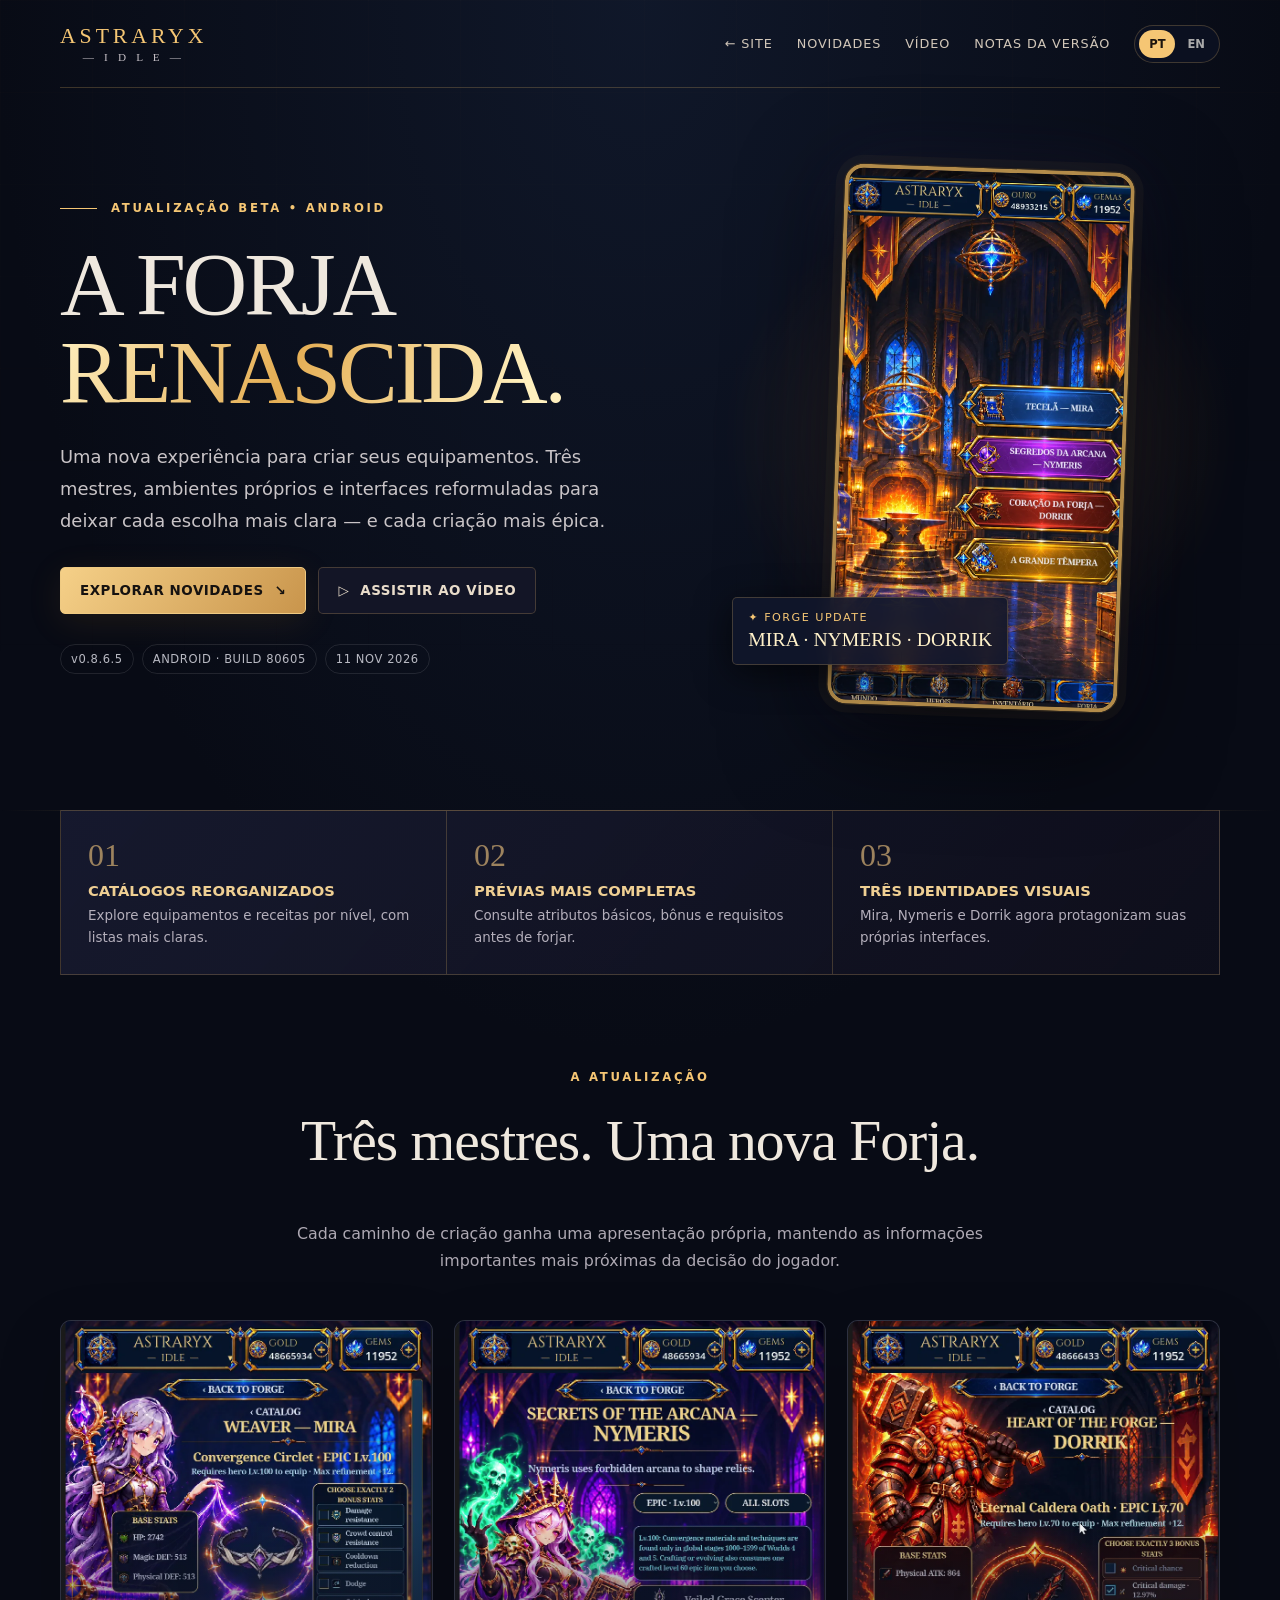
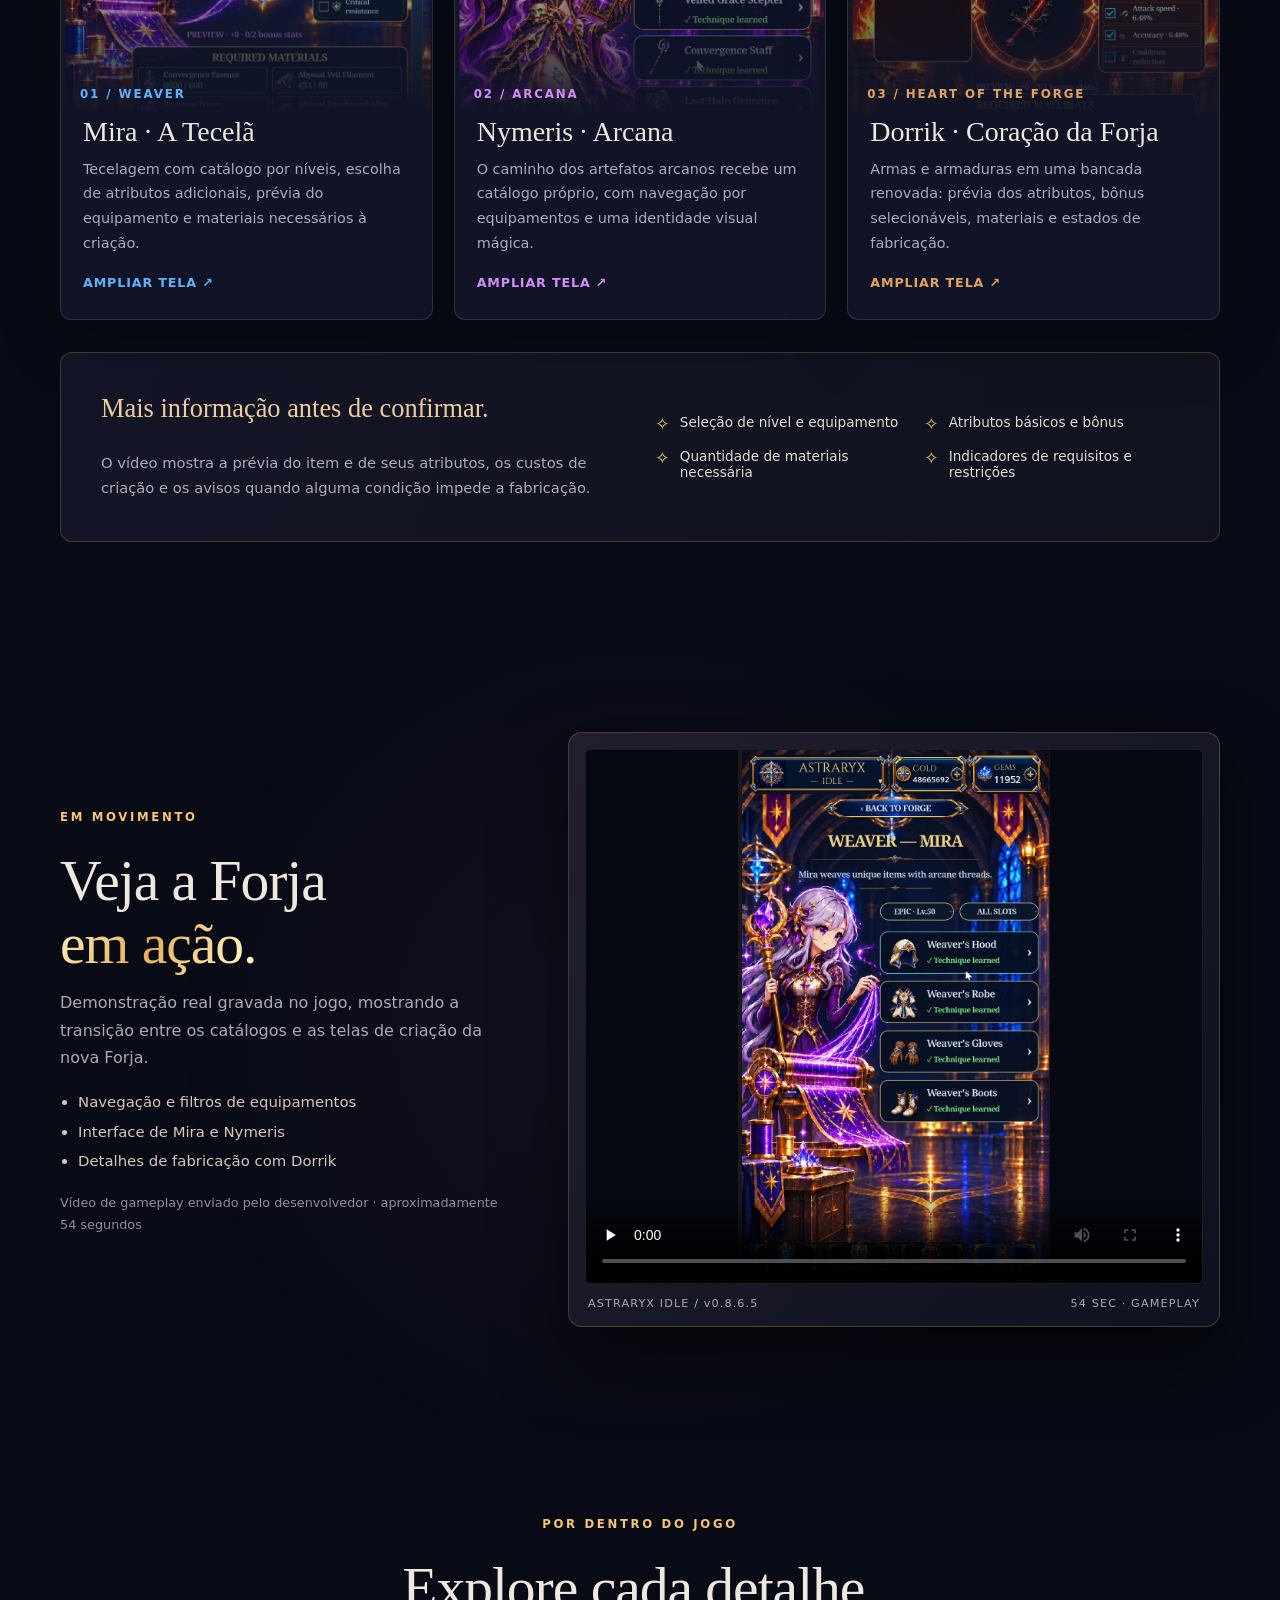
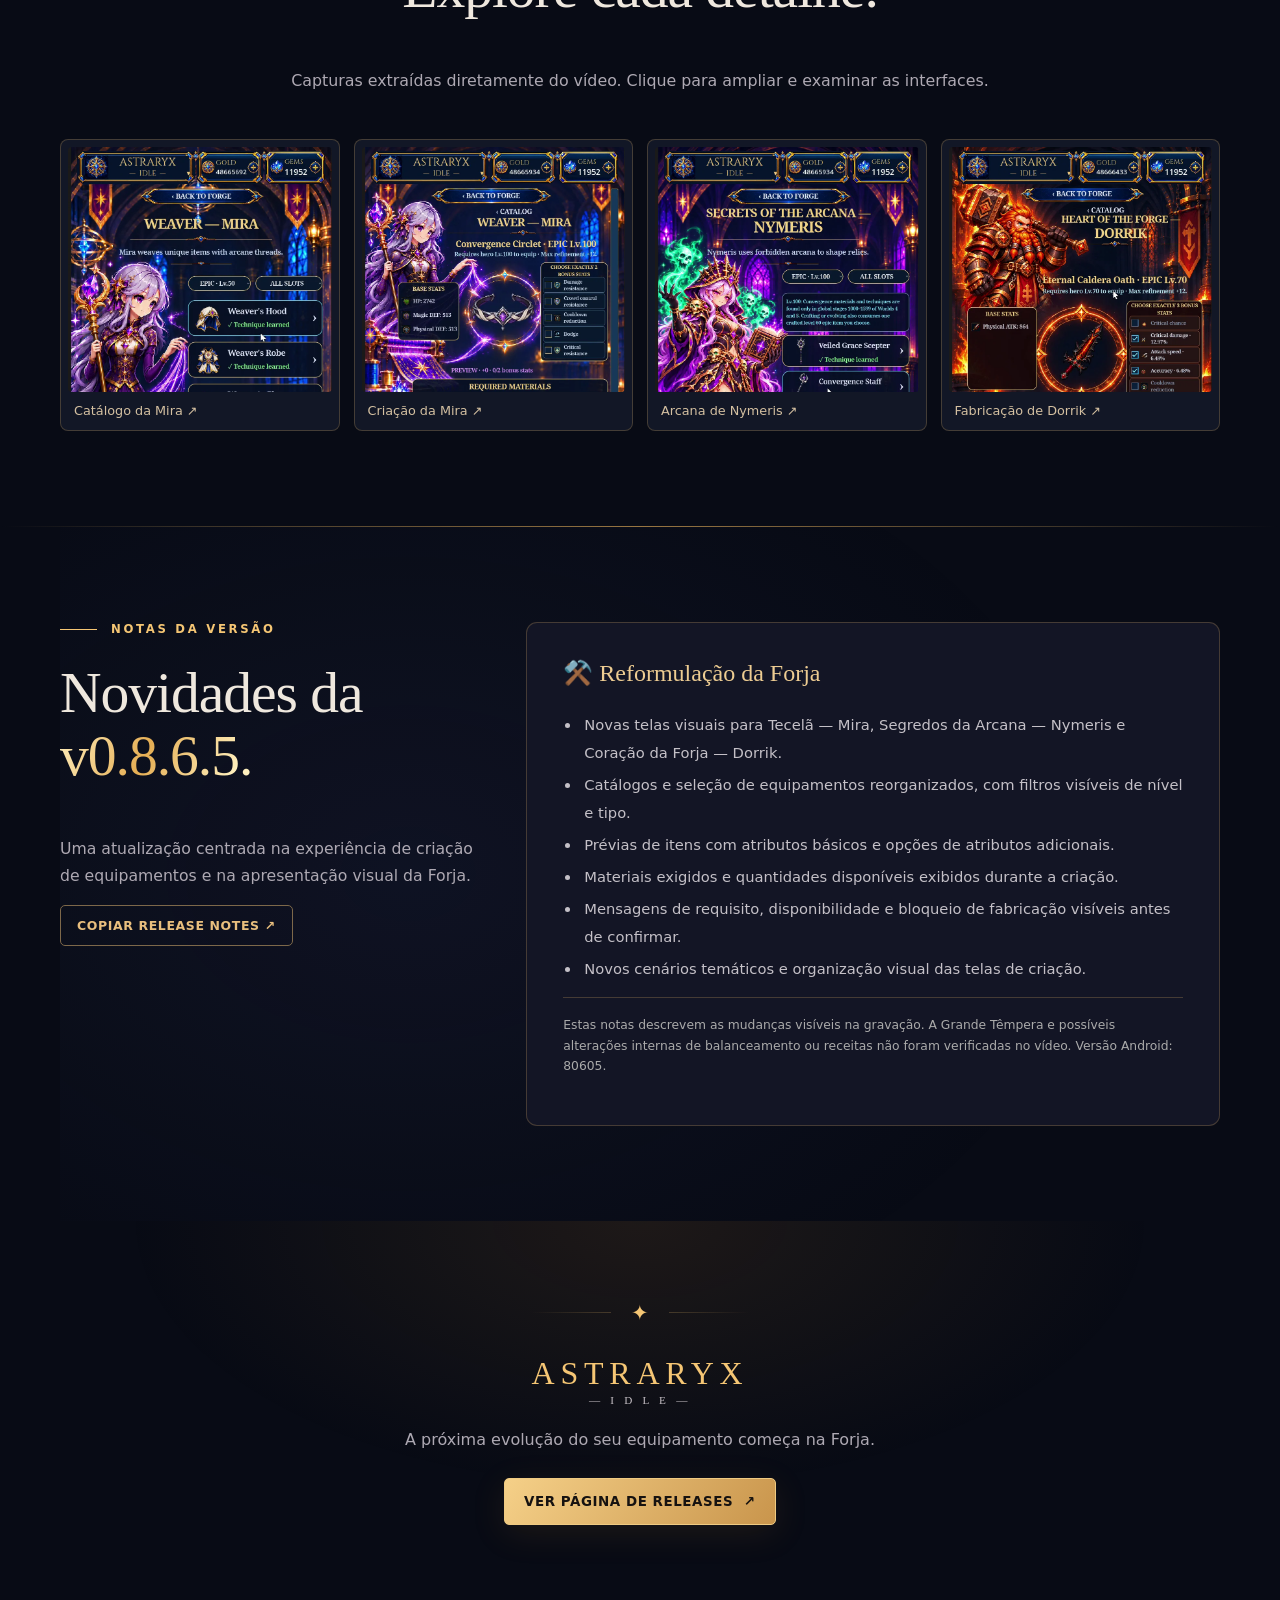
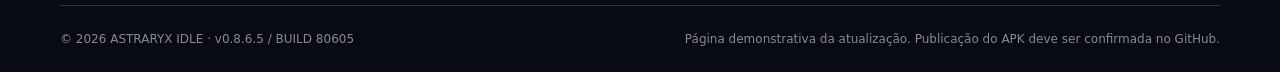
<file: updates/v0.8.6.5/index.html>
<!doctype html>
<html lang="pt-BR">
<head>
<meta charset="UTF-8"/>
<meta name="viewport" content="width=device-width, initial-scale=1"/>
<meta name="theme-color" content="#090b16"/>
<link rel="canonical" href="https://astraryxidle.github.io/updates/v0.8.6.5/"/>
<meta property="og:type" content="article"/>
<meta property="og:url" content="https://astraryxidle.github.io/updates/v0.8.6.5/"/>
<meta property="og:title" content="Astraryx Idle v0.8.6.5 — A Forja Renascida"/>
<meta property="og:image" content="https://astraryxidle.github.io/updates/v0.8.6.5/media/mira-detail.webp"/>
<link rel="icon" href="../../assets/branding/emblem.webp" type="image/webp"/>
<meta name="description" content="Astraryx Idle v0.8.6.5 — uma nova experiência na Forja, com Mira, Nymeris e Dorrik. Veja as melhorias e assista ao vídeo."/>
<title>Astraryx Idle — v0.8.6.5 | A Nova Forja</title>
<style>
:root{color-scheme:dark;--night:#080b15;--night2:#0d1020;--surface:#111526;--gold:#f5c674;--gold2:#b88c4e;--text:#efe8de;--muted:#aea9b3;--line:rgba(243,196,111,.22);--blue:#82b5ff;--purple:#c98cff;--red:#fc9474}
*{box-sizing:border-box}html,body{overflow-x:clip}html{scroll-behavior:smooth}body{margin:0;background:radial-gradient(ellipse 70% 30% at 50% 0%,rgba(32,50,85,.32),transparent 72%),var(--night);font-family:system-ui,-apple-system,'Segoe UI',sans-serif;color:var(--text)}body::before{content:"";position:fixed;inset:0;z-index:-1;opacity:.18;pointer-events:none;background-image:linear-gradient(rgba(245,198,116,.08) 1px, transparent 1px),linear-gradient(90deg,rgba(245,198,116,.08) 1px,transparent 1px);background-size:92px 92px;mask-image:linear-gradient(to bottom,black,transparent)}a{color:inherit;text-decoration:none}button{font:inherit;cursor:pointer}img{display:block;max-width:100%}h1,h2,h3,p{margin-top:0}h1,h2,.serif,.brand{font-family:Georgia,'Times New Roman',serif}h1{font-weight:500;letter-spacing:-.035em;line-height:.98;font-size:clamp(3.8rem,7vw,6.6rem);margin-bottom:25px}h2{font-weight:500;letter-spacing:-.018em;font-size:clamp(2.25rem,4.5vw,4rem);line-height:1.1}h3{font-size:1.24rem}p{line-height:1.72}::selection{color:#1b1208;background:#f3c16b}
.shell{width:min(1160px,calc(100% - 48px));margin-inline:auto}.topnav{display:flex;align-items:center;justify-content:space-between;gap:14px;min-height:88px;border-bottom:1px solid var(--line)}.brand{font-size:1.36rem;letter-spacing:.18em;color:var(--gold);white-space:nowrap}.brand span{color:#c7c1c7;font-size:.7rem;letter-spacing:.33em;display:block;text-align:center;margin-top:2px}.navright{display:flex;align-items:center;gap:24px}.navlink{font-size:.8rem;color:#d2c7b9;letter-spacing:.07em;text-transform:uppercase}.navlink:hover{color:var(--gold)}.lang-switch{display:flex;border:1px solid var(--line);padding:4px;border-radius:30px;gap:2px;background:#0b1020}.lang-switch button{border:0;border-radius:25px;padding:7px 10px;color:#aaa;background:transparent;font-size:.72rem;font-weight:800}.lang-switch button.active{background:var(--gold);color:#1b140e}
.eyebrow{font-size:.73rem;letter-spacing:.23em;text-transform:uppercase;font-weight:800;color:var(--gold);display:flex;align-items:center;gap:14px;margin-bottom:25px}.eyebrow:before{content:"";width:37px;height:1px;background:var(--gold)}.hero{position:relative;min-height:650px;display:grid;grid-template-columns:1.13fr .87fr;align-items:center;gap:62px;padding-block:72px 95px}.hero-copy{position:relative;z-index:2}.gradient-txt{background:linear-gradient(115deg,#fff0c0 0%,#e5ae54 45%,#fff0be 90%);background-clip:text;-webkit-background-clip:text;color:transparent}.hero .lede{font-size:1.12rem;color:#c9c4c7;max-width:550px;line-height:1.8;margin-bottom:29px}.hero-buttons{display:flex;flex-wrap:wrap;gap:12px}.btn{display:inline-flex;justify-content:center;align-items:center;gap:11px;border-radius:5px;padding:15px 19px;transition:transform .18s,border-color .18s,background .18s;font-size:.84rem;font-weight:800;letter-spacing:.04em}.btn:hover{transform:translateY(-3px)}.btn-primary{background:linear-gradient(125deg,#f5d088,#c9954c);color:#161210;border:1px solid #efca82;box-shadow:0 8px 35px rgba(190,120,37,.12)}.btn-ghost{border:1px solid var(--line);background:#131526;color:#e9dcca}.version-row{display:flex;gap:8px;flex-wrap:wrap;margin:30px 0 0}.version-row span{border:1px solid rgba(255,255,255,.1);padding:7px 10px;color:#b8b9c2;font-size:.72rem;border-radius:25px;letter-spacing:.05em}.hero-visual{position:relative;height:555px;display:flex;justify-content:center;align-items:center}.hero-visual::before{content:"";position:absolute;width:110%;height:90%;background:radial-gradient(ellipse,rgba(225,153,63,.18),transparent 70%);filter:blur(16px)}.phone{position:relative;width:min(100%,290px);height:540px;overflow:hidden;border:4px solid #b28b4a;outline:1px solid #2f271d;border-radius:19px;box-shadow:0 0 0 9px rgba(207,150,69,.045),0 28px 100px rgba(0,0,0,.75),0 0 75px rgba(80,65,131,.18);transform:rotate(2deg)}.phone img{width:100%;height:100%;object-fit:cover;object-position:top}.floating-crest{position:absolute;left:-10px;bottom:50px;background:#11172be8;border:1px solid var(--line);padding:13px 15px;border-radius:5px;backdrop-filter:blur(10px);font-size:.7rem;letter-spacing:.13em;color:var(--gold);box-shadow:0 8px 35px #0009}.floating-crest strong{display:block;font-family:Georgia,serif;font-size:1.23rem;letter-spacing:0;font-weight:500;color:#fff1c9;margin-top:4px}.gold-rule{height:1px;background:linear-gradient(90deg,transparent,var(--line) 16%,#987642 50%,var(--line) 84%,transparent)}
.section{padding-block:95px}.section-intro{max-width:700px;margin:0 auto 45px;text-align:center}.section-intro .eyebrow{justify-content:center}.section-intro .eyebrow:before{display:none}.section-intro p{color:var(--muted);font-size:.99rem;margin:0}.divider-diamond{display:flex;align-items:center;justify-content:center;gap:20px;color:var(--gold);font-family:Georgia;margin:0 auto 30px;font-size:1.3rem}.divider-diamond:before,.divider-diamond:after{content:"";width:80px;height:1px;background:linear-gradient(90deg,transparent,var(--line))}.divider-diamond:after{transform:rotate(180deg)}
.featureline{display:grid;grid-template-columns:repeat(3,1fr);border:1px solid var(--line);background:linear-gradient(130deg,rgba(30,33,59,.65),rgba(15,15,28,.9));margin-top:-1px}.featureline>div{padding:26px 27px;border-right:1px solid var(--line)}.featureline>div:last-child{border:0}.featureline em{font-family:Georgia,serif;font-size:2rem;color:#9d835e;font-style:normal}.featureline h3{font-size:.92rem;margin:8px 0 6px;color:#efcf93}.featureline p{font-size:.84rem;line-height:1.6;color:#b4afbb;margin:0}
.character-grid{display:grid;grid-template-columns:repeat(3,minmax(0,1fr));gap:21px}.character{position:relative;border:1px solid rgba(255,255,255,.12);border-radius:11px;background:#111426;overflow:hidden;transition:transform .22s,border-color .22s;box-shadow:0 25px 65px rgba(0,0,0,.18)}.character:hover{transform:translateY(-6px);border-color:var(--line)}.character.blue{--a:#60b2ff}.character.purple{--a:#d48cfe}.character.orange{--a:#e2a15c}.character-image{height:395px;overflow:hidden;position:relative;background:#121726;cursor:pointer}.character-image img{width:100%;height:100%;object-fit:cover;object-position:top;transition:transform .4s;filter:saturate(.97)}.character:hover .character-image img{transform:scale(1.045)}.character-image:after{content:"";position:absolute;inset:50% 0 0;background:linear-gradient(transparent,#111426)}.image-tag{position:absolute;left:19px;bottom:15px;z-index:2;color:var(--a);letter-spacing:.16em;font-size:.74rem;font-weight:900}.character-body{padding:0 22px 28px}.character-body h3{font-family:Georgia,serif;font-size:1.75rem;font-weight:500;margin-bottom:9px}.character-body p{font-size:.9rem;color:var(--muted);margin:0}.character-body .more{display:inline-flex;margin-top:19px;color:var(--a);font-size:.79rem;font-weight:800;letter-spacing:.07em;border:0;background:none;padding:0}.more:hover{text-decoration:underline}.detailbar{display:grid;grid-template-columns:1fr 1fr;gap:30px;align-items:center;background:linear-gradient(105deg,#141527,#10131e);border:1px solid var(--line);border-radius:12px;padding:40px;margin-top:32px}.detailbar h3{color:#edcea1;font-family:Georgia,serif;font-size:1.65rem;font-weight:500}.detailbar p{color:var(--muted);font-size:.92rem;margin:0}.checkgrid{display:grid;grid-template-columns:1fr 1fr;gap:14px}.checkitem{display:flex;gap:10px;align-items:start;font-size:.85rem;color:#e5dbd0}.checkitem .tick{color:#e4bd71;font-size:1.1rem}
.film-section{position:relative;padding-block:95px;background:radial-gradient(ellipse 45% 70% at 50% 50%,rgba(87,49,94,.16),transparent 80%)}.film-inner{display:grid;grid-template-columns:.82fr 1.18fr;gap:55px;align-items:center}.film-copy .eyebrow:before{display:none}.film-copy h2{margin:14px 0}.film-copy p{color:var(--muted)}.film-copy ul{padding-left:18px;color:#d8c8bb;line-height:2;font-size:.93rem}.video-frame{position:relative;padding:16px;border:1px solid var(--line);background:linear-gradient(130deg,rgba(41,35,51,.8),#0e1220);border-radius:14px;box-shadow:0 30px 70px #0009}.video-inner{height:535px;display:flex;align-items:center;justify-content:center;overflow:hidden;background:#060912;border:1px solid rgba(255,255,255,.08);border-radius:6px}.video-inner video{height:100%;width:100%;object-fit:contain;background:#060912}.video-meta{display:flex;justify-content:space-between;color:#aaa4b0;letter-spacing:.1em;font-size:.7rem;padding:13px 3px 0}
.gallery-grid{display:grid;grid-template-columns:repeat(4,1fr);gap:14px}.gallery-item{border:1px solid var(--line);background:#121726;padding:7px;border-radius:8px;text-align:left;color:#ede3d6;overflow:hidden}.gallery-item img{width:100%;height:245px;object-fit:cover;object-position:top;border-radius:4px}.gallery-item span{display:block;font-size:.8rem;padding:11px 6px 5px;color:#d4c0a1}.gallery-item:hover{border-color:#e1b764}.notes-section{background:radial-gradient(ellipse 60% 70% at 30% 50%,rgba(58,66,121,.14),transparent);}.notes-grid{display:grid;grid-template-columns:.75fr 1.25fr;gap:50px}.notes-grid .lead{color:var(--muted);font-size:.98rem}.notes-card{background:#131525;border:1px solid var(--line);border-radius:11px;padding:36px}.notes-card h3{color:#edcc92;font-family:Georgia,serif;font-weight:500;font-size:1.5rem}.notes-card ul{padding-left:18px;color:#c4c0c7;line-height:1.9;font-size:.92rem}.notes-card li{padding-left:3px;margin:4px 0}.notes-card .footnote{border-top:1px solid var(--line);padding-top:17px;color:#aaa;font-size:.77rem;line-height:1.65}.copy-btn{background:transparent;border:1px solid #7d684a;color:#e9bf7e;padding:12px 16px;border-radius:5px;font-weight:700;font-size:.78rem;letter-spacing:.05em}.copy-btn:hover{background:#32261a}.endcap{text-align:center;padding-block:80px;background:radial-gradient(ellipse 40% 70% at 50% 0%,rgba(174,120,46,.13),transparent)}.endcap .brand{font-size:2rem}.endcap p{color:var(--muted);margin:20px 0 25px}.footer{display:flex;justify-content:space-between;gap:20px;padding:26px 0;border-top:1px solid var(--line);font-size:.75rem;color:#8c8791}.footer a{text-decoration:underline;text-underline-offset:4px;color:#d2ba90}
dialog{border:1px solid #a38658;background:#0b0e18;color:#eee;box-shadow:0 0 0 100vmax #000b,0 20px 90px #000;max-width:min(96vw,950px);max-height:95vh;padding:9px;border-radius:10px}dialog::backdrop{background:rgba(0,0,0,.84)}dialog img{max-width:100%;max-height:calc(95vh - 65px);height:auto;width:auto;margin:0 auto;border-radius:5px}dialog .modal-top{display:flex;align-items:center;justify-content:space-between;color:#e0c18a;font-size:.85rem;padding:8px 10px 14px}dialog .close{border:1px solid var(--line);background:#1c2031;color:#fff;padding:5px 10px;border-radius:4px}
@media(max-width:1000px){.hero{gap:20px}.hero-visual{height:490px}.phone{height:455px;width:245px}.floating-crest{left:-18px;bottom:35px}.character-image{height:310px}.gallery-item img{height:210px}}
@media(max-width:720px){.shell{width:min(100% - 30px,540px)}.topnav{min-height:76px}.navright{gap:12px}.navlink{display:none}.brand{font-size:1.05rem}.hero{grid-template-columns:1fr;padding-block:65px 45px;gap:20px;min-height:0}.hero h1{font-size:clamp(3.5rem,13.5vw,5.4rem)}.hero-visual{height:420px}.phone{height:400px;width:218px}.floating-crest{left:9%;bottom:21px}.hero .lede{font-size:1rem}.section{padding-block:64px}.featureline{grid-template-columns:1fr}.featureline>div{border-right:0;border-bottom:1px solid var(--line);padding:22px}.character-grid{grid-template-columns:1fr;gap:20px}.character-image{height:350px}.character-body{padding-bottom:24px}.detailbar{grid-template-columns:1fr;padding:25px;gap:20px}.checkgrid{grid-template-columns:1fr}.film-inner{grid-template-columns:1fr;gap:25px}.film-section{padding-block:63px}.video-inner{height:465px}.gallery-grid{grid-template-columns:repeat(2,1fr);gap:9px}.gallery-item img{height:200px}.notes-grid{grid-template-columns:1fr;gap:15px}.notes-card{padding:24px}.footer{flex-direction:column;align-items:center;text-align:center}.navright .lang-switch{margin-left:8px}}
@media(prefers-reduced-motion:reduce){html{scroll-behavior:auto}*,*:before,*:after{animation:none!important;transition:none!important}}
</style>
</head>
<body>
<header class="shell topnav">
  <a href="#inicio" class="brand" aria-label="Astraryx Idle">ASTRARYX<span>— I D L E —</span></a>
  <nav class="navright" aria-label="Navegação principal"><a class="navlink" href="../../index.html">← Site</a><a class="navlink" href="#novidades" data-i18n="nav1">Novidades</a><a class="navlink" href="#video" data-i18n="nav2">Vídeo</a><a class="navlink" href="#notas" data-i18n="nav3">Notas da versão</a><div class="lang-switch" aria-label="Idioma"><button class="active" type="button" data-lang="pt">PT</button><button type="button" data-lang="en">EN</button></div></nav>
</header>
<main id="inicio">
<section class="shell hero">
 <div class="hero-copy"><div class="eyebrow" data-i18n="beta">ATUALIZAÇÃO BETA • ANDROID</div><h1 data-i18n="heroTitle">A FORJA<br><span class="gradient-txt">RENASCIDA.</span></h1><p class="lede" data-i18n="heroDesc">Uma nova experiência para criar seus equipamentos. Três mestres, ambientes próprios e interfaces reformuladas para deixar cada escolha mais clara — e cada criação mais épica.</p><div class="hero-buttons"><a class="btn btn-primary" href="#novidades"><span data-i18n="see">EXPLORAR NOVIDADES</span> <span aria-hidden="true">↘</span></a><a class="btn btn-ghost" href="#video"><span aria-hidden="true">▷</span> <span data-i18n="watch">ASSISTIR AO VÍDEO</span></a></div><div class="version-row"><span>v0.8.6.5</span><span>ANDROID · BUILD 80605</span><span data-i18n="date">11 NOV 2026</span></div></div>
 <div class="hero-visual"><div class="phone"><img src="media/forge-hub.webp" alt="Tela principal original da Forja do Astraryx Idle" /></div><div class="floating-crest">✦ FORGE UPDATE <strong>MIRA · NYMERIS · DORRIK</strong></div></div>
</section>
<div class="gold-rule"></div>
<section class="shell" aria-label="Visão geral"><div class="featureline"><div><em>01</em><h3 data-i18n="step1">CATÁLOGOS REORGANIZADOS</h3><p data-i18n="step1d">Explore equipamentos e receitas por nível, com listas mais claras.</p></div><div><em>02</em><h3 data-i18n="step2">PRÉVIAS MAIS COMPLETAS</h3><p data-i18n="step2d">Consulte atributos básicos, bônus e requisitos antes de forjar.</p></div><div><em>03</em><h3 data-i18n="step3">TRÊS IDENTIDADES VISUAIS</h3><p data-i18n="step3d">Mira, Nymeris e Dorrik agora protagonizam suas próprias interfaces.</p></div></div></section>
<section id="novidades" class="shell section">
  <div class="section-intro"><div class="eyebrow" data-i18n="newTag">A ATUALIZAÇÃO</div><h2 data-i18n="masters">Três mestres. Uma nova Forja.</h2><p data-i18n="mastersDesc">Cada caminho de criação ganha uma apresentação própria, mantendo as informações importantes mais próximas da decisão do jogador.</p></div>
  <div class="character-grid">
   <article class="character blue"><div class="character-image" data-open="mira_detail" role="button" tabindex="0" aria-label="Ampliar tela da Mira"><img src="media/mira-catalog.webp" alt="Interface de criação de equipamento da Tecelã Mira" loading="lazy"/><span class="image-tag">01 / WEAVER</span></div><div class="character-body"><h3 data-i18n="miraTitle">Mira · A Tecelã</h3><p data-i18n="miraDesc">Tecelagem com catálogo por níveis, escolha de atributos adicionais, prévia do equipamento e materiais necessários à criação.</p><button class="more" type="button" data-open="mira_detail" data-i18n="expand">AMPLIAR TELA ↗</button></div></article>
   <article class="character purple"><div class="character-image" data-open="nymeris" role="button" tabindex="0" aria-label="Ampliar tela da Nymeris"><img src="media/mira-detail.webp" alt="Catálogo de equipamentos arcanos de Nymeris" loading="lazy"/><span class="image-tag">02 / ARCANA</span></div><div class="character-body"><h3 data-i18n="nyTitle">Nymeris · Arcana</h3><p data-i18n="nyDesc">O caminho dos artefatos arcanos recebe um catálogo próprio, com navegação por equipamentos e uma identidade visual mágica.</p><button class="more" type="button" data-open="nymeris" data-i18n="expand">AMPLIAR TELA ↗</button></div></article>
   <article class="character orange"><div class="character-image" data-open="dorrik_detail" role="button" tabindex="0" aria-label="Ampliar tela do Dorrik"><img src="media/nymeris.webp" alt="Interface do Coração da Forja com Dorrik e materiais" loading="lazy"/><span class="image-tag">03 / HEART OF THE FORGE</span></div><div class="character-body"><h3 data-i18n="dorTitle">Dorrik · Coração da Forja</h3><p data-i18n="dorDesc">Armas e armaduras em uma bancada renovada: prévia dos atributos, bônus selecionáveis, materiais e estados de fabricação.</p><button class="more" type="button" data-open="dorrik_detail" data-i18n="expand">AMPLIAR TELA ↗</button></div></article>
  </div>
  <div class="detailbar"><div><h3 data-i18n="clarity">Mais informação antes de confirmar.</h3><p data-i18n="clarityDesc">O vídeo mostra a prévia do item e de seus atributos, os custos de criação e os avisos quando alguma condição impede a fabricação.</p></div><div class="checkgrid"><div class="checkitem"><span class="tick">✧</span><span data-i18n="check1">Seleção de nível e equipamento</span></div><div class="checkitem"><span class="tick">✧</span><span data-i18n="check2">Atributos básicos e bônus</span></div><div class="checkitem"><span class="tick">✧</span><span data-i18n="check3">Quantidade de materiais necessária</span></div><div class="checkitem"><span class="tick">✧</span><span data-i18n="check4">Indicadores de requisitos e restrições</span></div></div></div>
</section>
<section id="video" class="film-section"><div class="shell film-inner"><div class="film-copy"><div class="eyebrow" data-i18n="reveal">EM MOVIMENTO</div><h2 data-i18n="vidTitle">Veja a Forja<br><span class="gradient-txt">em ação.</span></h2><p data-i18n="vidDesc">Demonstração real gravada no jogo, mostrando a transição entre os catálogos e as telas de criação da nova Forja.</p><ul><li data-i18n="vid1">Navegação e filtros de equipamentos</li><li data-i18n="vid2">Interface de Mira e Nymeris</li><li data-i18n="vid3">Detalhes de fabricação com Dorrik</li></ul><p style="font-size:.8rem;color:#928c99" data-i18n="filmNote">Vídeo de gameplay enviado pelo desenvolvedor · aproximadamente 54 segundos</p></div><div class="video-frame"><div class="video-inner"><video controls preload="none" playsinline poster="media/dorrik-detail.webp" aria-label="Vídeo de demonstração da versão 0.8.6.5"><source src="media/forge-demo.mp4" type="video/mp4"/><span data-i18n="noVideo">Seu navegador não oferece suporte a vídeo HTML5.</span></video></div><div class="video-meta"><span>ASTRARYX IDLE / v0.8.6.5</span><span>54 SEC · GAMEPLAY</span></div></div></div></section>
<section class="shell section"><div class="section-intro"><div class="eyebrow" data-i18n="inside">POR DENTRO DO JOGO</div><h2 data-i18n="galleryTitle">Explore cada detalhe.</h2><p data-i18n="galleryDesc">Capturas extraídas diretamente do vídeo. Clique para ampliar e examinar as interfaces.</p></div><div class="gallery-grid"><button class="gallery-item" data-open="mira_catalog"><img src="media/dorrik-detail.webp" loading="lazy" alt="Catálogo da Mira"/><span data-i18n="g1">Catálogo da Mira ↗</span></button><button class="gallery-item" data-open="mira_detail"><img src="media/mira-catalog.webp" loading="lazy" alt="Atributos e materiais da Mira"/><span data-i18n="g2">Criação da Mira ↗</span></button><button class="gallery-item" data-open="nymeris"><img src="media/mira-detail.webp" loading="lazy" alt="Catálogo da Nymeris"/><span data-i18n="g3">Arcana de Nymeris ↗</span></button><button class="gallery-item" data-open="dorrik_detail"><img src="media/nymeris.webp" loading="lazy" alt="Atributos e materiais do Dorrik"/><span data-i18n="g4">Fabricação de Dorrik ↗</span></button></div></section>
<div class="gold-rule"></div>
<section id="notas" class="shell section notes-section"><div class="notes-grid"><div><div class="eyebrow" data-i18n="releaseTag">NOTAS DA VERSÃO</div><h2 data-i18n="notesTitle">Novidades da<br><span class="gradient-txt">v0.8.6.5.</span></h2><p class="lead" data-i18n="notesDesc">Uma atualização centrada na experiência de criação de equipamentos e na apresentação visual da Forja.</p><button class="copy-btn" id="copyNotes" type="button" data-i18n="copy">COPIAR RELEASE NOTES ↗</button></div><div class="notes-card"><h3 data-i18n="notes1">⚒️ Reformulação da Forja</h3><ul id="releaseList"><li data-i18n="l1">Novas telas visuais para Tecelã — Mira, Segredos da Arcana — Nymeris e Coração da Forja — Dorrik.</li><li data-i18n="l2">Catálogos e seleção de equipamentos reorganizados, com filtros visíveis de nível e tipo.</li><li data-i18n="l3">Prévias de itens com atributos básicos e opções de atributos adicionais.</li><li data-i18n="l4">Materiais exigidos e quantidades disponíveis exibidos durante a criação.</li><li data-i18n="l5">Mensagens de requisito, disponibilidade e bloqueio de fabricação visíveis antes de confirmar.</li><li data-i18n="l6">Novos cenários temáticos e organização visual das telas de criação.</li></ul><p class="footnote" data-i18n="scope">Estas notas descrevem as mudanças visíveis na gravação. A Grande Têmpera e possíveis alterações internas de balanceamento ou receitas não foram verificadas no vídeo. Versão Android: 80605.</p></div></div></section>
<section class="endcap"><div class="divider-diamond">✦</div><div class="brand">ASTRARYX<span>— I D L E —</span></div><p data-i18n="closing">A próxima evolução do seu equipamento começa na Forja.</p><a class="btn btn-primary" href="https://github.com/AstraryxIdle/astraryx-releases/releases" target="_blank" rel="noopener noreferrer"><span data-i18n="github">VER PÁGINA DE RELEASES</span> <span aria-hidden="true">↗</span></a></section>
</main>
<footer class="shell footer"><span>© 2026 ASTRARYX IDLE · v0.8.6.5 / BUILD 80605</span><span data-i18n="footerNote">Página demonstrativa da atualização. Publicação do APK deve ser confirmada no GitHub.</span></footer>
<dialog id="lightbox" aria-label="Ampliar captura de tela"><div class="modal-top"><span id="dialogTitle">Astraryx Idle · Forge</span><button class="close" type="button" id="closeModal" aria-label="Fechar">✕</button></div><img id="largeScreenshot" src="media/mira-catalog.webp" alt="Captura ampliada da Forja"/></dialog>
<script>
const images={mira_catalog:'media/dorrik-detail.webp',mira_detail:'media/mira-catalog.webp',nymeris:'media/mira-detail.webp',dorrik_detail:'media/nymeris.webp'};
const translations={
 en:{nav1:'What’s new',nav2:'Video',nav3:'Release notes',beta:'BETA UPDATE • ANDROID',heroTitle:'THE FORGE<br><span class="gradient-txt">REBORN.</span>',heroDesc:'A new equipment-crafting experience. Three masters, distinct environments, and redesigned interfaces to make every choice clearer — and every creation more epic.',see:'EXPLORE THE UPDATE',watch:'WATCH GAMEPLAY',date:'NOV 11, 2026',step1:'REORGANIZED CATALOGS',step1d:'Browse equipment and recipes by level, with clearer item lists.',step2:'RICHER ITEM PREVIEWS',step2d:'Review base stats, bonus options, and requirements before crafting.',step3:'THREE VISUAL IDENTITIES',step3d:'Mira, Nymeris, and Dorrik now star in their own interfaces.',newTag:'THE UPDATE',masters:'Three masters. One new Forge.',mastersDesc:'Each crafting path receives a distinct presentation, keeping essential details close to the player’s decision.',miraTitle:'Mira · The Weaver',miraDesc:'Weaving with level-based catalogs, additional stat selection, item previews, and required crafting materials.',nyTitle:'Nymeris · Arcana',nyDesc:'The arcane equipment path gains its own catalog, item navigation, and mystical visual identity.',dorTitle:'Dorrik · Heart of the Forge',dorDesc:'Weapons and armor in a redesigned workshop, with stat previews, selectable bonuses, materials, and crafting availability.',expand:'ENLARGE SCREEN ↗',clarity:'More information before you confirm.',clarityDesc:'The video shows item previews, their stats, crafting costs, and notices when a condition prevents an item from being created.',check1:'Equipment and level selection',check2:'Base stats and bonus options',check3:'Required material quantities',check4:'Requirement and restriction indicators',reveal:'IN MOTION',vidTitle:'See the Forge<br><span class="gradient-txt">in action.</span>',vidDesc:'Real in-game footage showing the updated catalogs and crafting screens of the new Forge.',vid1:'Equipment navigation and filters',vid2:'Mira and Nymeris interfaces',vid3:'Dorrik’s detailed crafting screen',filmNote:'Gameplay footage provided by the developer · approximately 54 seconds',inside:'INSIDE THE GAME',galleryTitle:'Explore every detail.',galleryDesc:'Screenshots taken directly from the video. Click to enlarge and inspect the interfaces.',g1:'Mira catalog ↗',g2:'Mira crafting ↗',g3:'Nymeris arcana ↗',g4:'Dorrik crafting ↗',releaseTag:'RELEASE NOTES',notesTitle:'What’s new in<br><span class="gradient-txt">v0.8.6.5.</span>',notesDesc:'An update focused on the experience and presentation of equipment crafting.',copy:'COPY RELEASE NOTES ↗',notes1:'⚒️ Forge overhaul',l1:'Redesigned screens for Weaver — Mira, Secrets of the Arcana — Nymeris, and Heart of the Forge — Dorrik.',l2:'Reorganized catalogs and equipment selection, with visible filters for level and item type.',l3:'Item previews showing base stats and selectable additional attributes.',l4:'Required crafting materials and available quantities displayed in the crafting flow.',l5:'Requirement, availability, and crafting restriction messages shown before confirmation.',l6:'New thematic environments and improved visual arrangement of crafting screens.',scope:'These notes cover the changes visible in the submitted video. The Great Tempering and any underlying balancing or recipe changes have not been verified in the footage. Android build: 80605.',closing:'Your equipment’s next evolution begins at the Forge.',github:'VIEW GITHUB RELEASES',footerNote:'Update showcase. Confirm APK publication on GitHub.'},
 pt:{nav1:'Novidades',nav2:'Vídeo',nav3:'Notas da versão',beta:'ATUALIZAÇÃO BETA • ANDROID',heroTitle:'A FORJA<br><span class="gradient-txt">RENASCIDA.</span>',heroDesc:'Uma nova experiência para criar seus equipamentos. Três mestres, ambientes próprios e interfaces reformuladas para deixar cada escolha mais clara — e cada criação mais épica.',see:'EXPLORAR NOVIDADES',watch:'ASSISTIR AO VÍDEO',date:'11 NOV 2026',step1:'CATÁLOGOS REORGANIZADOS',step1d:'Explore equipamentos e receitas por nível, com listas mais claras.',step2:'PRÉVIAS MAIS COMPLETAS',step2d:'Consulte atributos básicos, bônus e requisitos antes de forjar.',step3:'TRÊS IDENTIDADES VISUAIS',step3d:'Mira, Nymeris e Dorrik agora protagonizam suas próprias interfaces.',newTag:'A ATUALIZAÇÃO',masters:'Três mestres. Uma nova Forja.',mastersDesc:'Cada caminho de criação ganha uma apresentação própria, mantendo as informações importantes mais próximas da decisão do jogador.',miraTitle:'Mira · A Tecelã',miraDesc:'Tecelagem com catálogo por níveis, escolha de atributos adicionais, prévia do equipamento e materiais necessários à criação.',nyTitle:'Nymeris · Arcana',nyDesc:'O caminho dos artefatos arcanos recebe um catálogo próprio, com navegação por equipamentos e uma identidade visual mágica.',dorTitle:'Dorrik · Coração da Forja',dorDesc:'Armas e armaduras em uma bancada renovada: prévia dos atributos, bônus selecionáveis, materiais e estados de fabricação.',expand:'AMPLIAR TELA ↗',clarity:'Mais informação antes de confirmar.',clarityDesc:'O vídeo mostra a prévia do item e de seus atributos, os custos de criação e os avisos quando alguma condição impede a fabricação.',check1:'Seleção de nível e equipamento',check2:'Atributos básicos e bônus',check3:'Quantidade de materiais necessária',check4:'Indicadores de requisitos e restrições',reveal:'EM MOVIMENTO',vidTitle:'Veja a Forja<br><span class="gradient-txt">em ação.</span>',vidDesc:'Demonstração real gravada no jogo, mostrando a transição entre os catálogos e as telas de criação da nova Forja.',vid1:'Navegação e filtros de equipamentos',vid2:'Interface de Mira e Nymeris',vid3:'Detalhes de fabricação com Dorrik',filmNote:'Vídeo de gameplay enviado pelo desenvolvedor · aproximadamente 54 segundos',inside:'POR DENTRO DO JOGO',galleryTitle:'Explore cada detalhe.',galleryDesc:'Capturas extraídas diretamente do vídeo. Clique para ampliar e examinar as interfaces.',g1:'Catálogo da Mira ↗',g2:'Criação da Mira ↗',g3:'Arcana de Nymeris ↗',g4:'Fabricação de Dorrik ↗',releaseTag:'NOTAS DA VERSÃO',notesTitle:'Novidades da<br><span class="gradient-txt">v0.8.6.5.</span>',notesDesc:'Uma atualização centrada na experiência de criação de equipamentos e na apresentação visual da Forja.',copy:'COPIAR RELEASE NOTES ↗',notes1:'⚒️ Reformulação da Forja',l1:'Novas telas visuais para Tecelã — Mira, Segredos da Arcana — Nymeris e Coração da Forja — Dorrik.',l2:'Catálogos e seleção de equipamentos reorganizados, com filtros visíveis de nível e tipo.',l3:'Prévias de itens com atributos básicos e opções de atributos adicionais.',l4:'Materiais exigidos e quantidades disponíveis exibidos durante a criação.',l5:'Mensagens de requisito, disponibilidade e bloqueio de fabricação visíveis antes de confirmar.',l6:'Novos cenários temáticos e organização visual das telas de criação.',scope:'Estas notas descrevem as mudanças visíveis na gravação. A Grande Têmpera e possíveis alterações internas de balanceamento ou receitas não foram verificadas no vídeo. Versão Android: 80605.',closing:'A próxima evolução do seu equipamento começa na Forja.',github:'VER PÁGINA DE RELEASES',footerNote:'Página demonstrativa da atualização. Publicação do APK deve ser confirmada no GitHub.'}
};
let activeLang='pt';
function setLang(lang){activeLang=lang;document.documentElement.lang=lang==='pt'?'pt-BR':'en';document.querySelectorAll('[data-i18n]').forEach(n=>{const s=translations[lang][n.dataset.i18n];if(s!==undefined)n.innerHTML=s;});document.querySelectorAll('[data-lang]').forEach(b=>b.classList.toggle('active',b.dataset.lang===lang));}
document.querySelectorAll('[data-lang]').forEach(b=>b.addEventListener('click',()=>setLang(b.dataset.lang)));
const dlg=document.getElementById('lightbox');document.querySelectorAll('[data-open]').forEach(node=>{const show=()=>{const key=node.dataset.open;document.getElementById('largeScreenshot').src=images[key];document.getElementById('dialogTitle').textContent=key.replace('_',' · ').toUpperCase();dlg.showModal();};node.addEventListener('click',show);if(node.getAttribute('role')==='button')node.addEventListener('keydown',e=>{if(e.key==='Enter'||e.key===' '){e.preventDefault();show();}});});document.getElementById('closeModal').onclick=()=>dlg.close();dlg.addEventListener('click',e=>{if(e.target===dlg)dlg.close()});
document.getElementById('copyNotes').addEventListener('click',async()=>{const t=translations[activeLang];const plain=[activeLang==='pt'?'Astraryx Idle v0.8.6.5 — A Nova Forja':'Astraryx Idle v0.8.6.5 — The New Forge','',...[1,2,3,4,5,6].map(n=>'• '+t['l'+n]),'','Android build: 80605'].join('\n');try{await navigator.clipboard.writeText(plain);document.getElementById('copyNotes').textContent=activeLang==='pt'?'COPIADO ✓':'COPIED ✓';setTimeout(()=>setLang(activeLang),1600)}catch(e){window.prompt('Copy release notes:',plain)}});
</script>
</body></html>
</file>
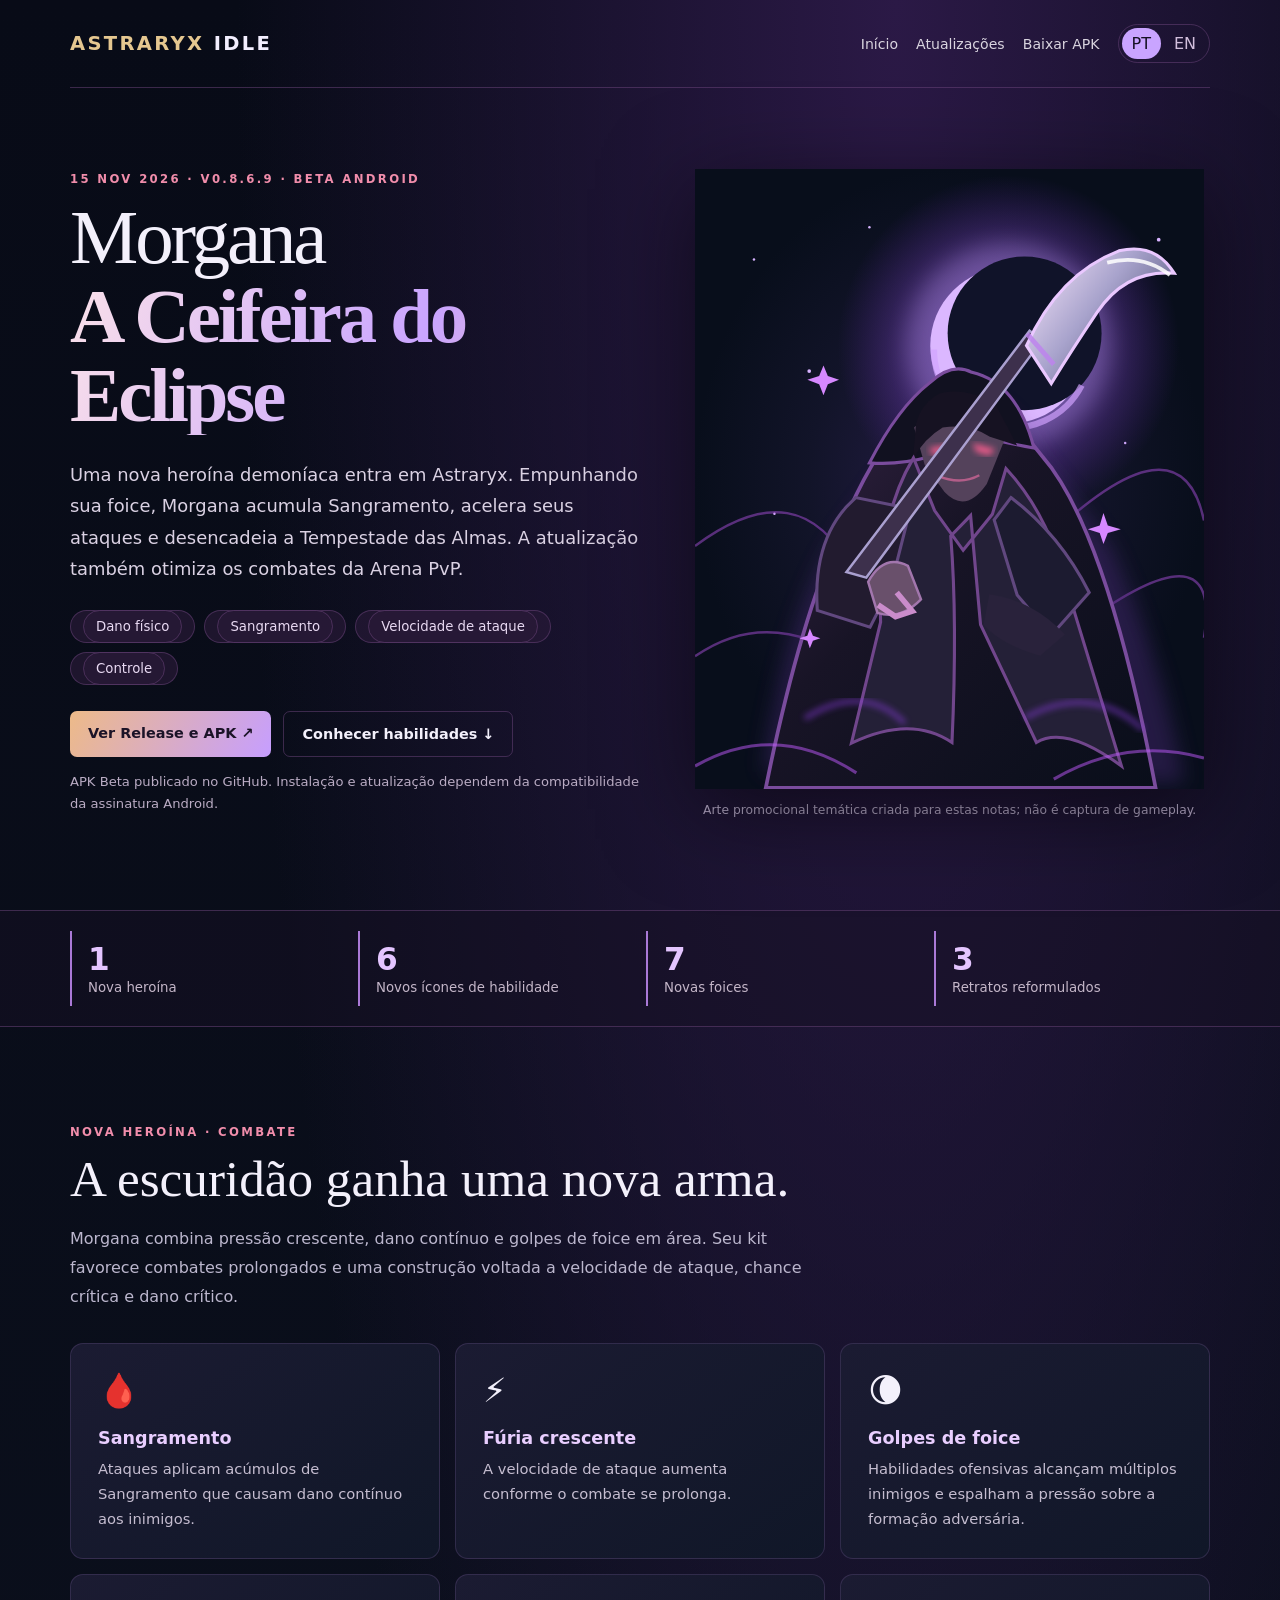
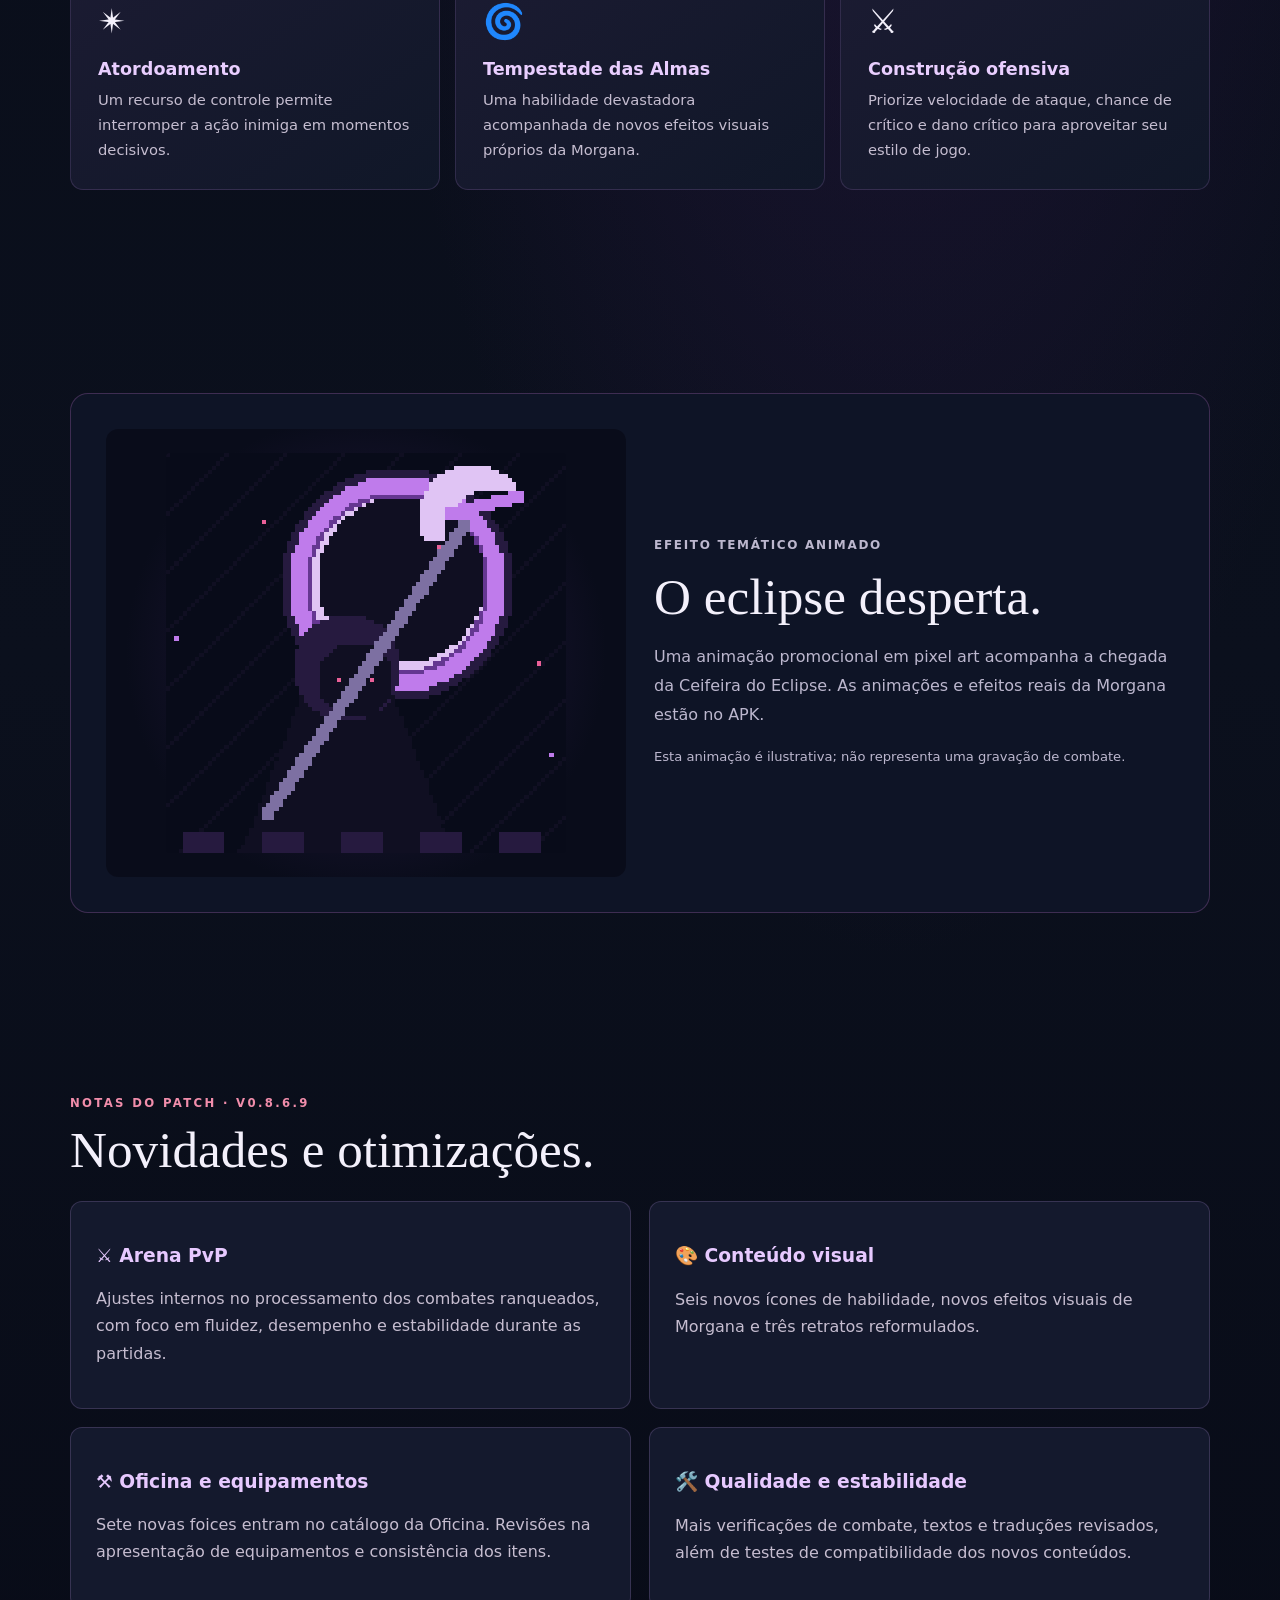
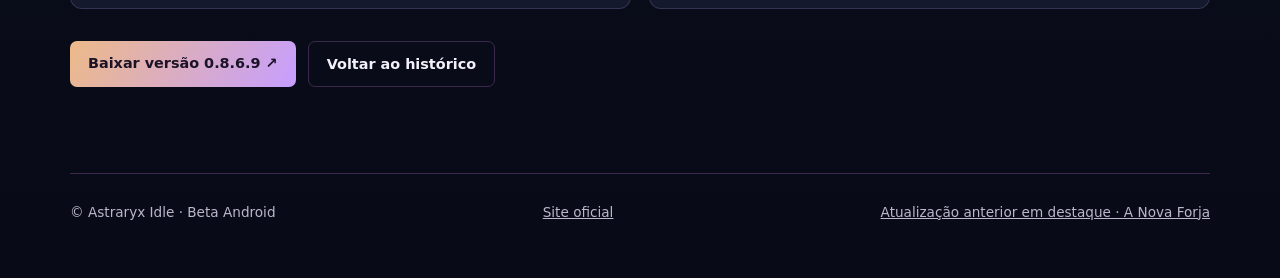
<file: updates/v0.8.6.9/index.html>
<!doctype html>
<html lang="pt-BR"><head><meta charset="utf-8"><meta name="viewport" content="width=device-width,initial-scale=1">
<title>Astraryx Idle v0.8.6.9 — Morgana, a Ceifeira do Eclipse</title>
<meta name="description" content="Astraryx Idle v0.8.6.9: Morgana, a Ceifeira do Eclipse, chega ao elenco. Confira habilidades, sete novas foices e otimizações da Arena PvP.">
<meta name="theme-color" content="#0c0c1c"><meta name="robots" content="index,follow"><link rel="canonical" href="https://astraryxidle.github.io/updates/v0.8.6.9/">
<meta property="og:type" content="article"><meta property="og:site_name" content="Astraryx Idle"><meta property="og:title" content="Astraryx Idle v0.8.6.9 | Morgana — A Ceifeira do Eclipse"><meta property="og:description" content="Nova heroína, Sangramento, Tempestade das Almas e otimização do PvP."><meta property="og:url" content="https://astraryxidle.github.io/updates/v0.8.6.9/"><meta property="og:image" content="https://astraryxidle.github.io/updates/v0.8.6.9/media/morgana-eclipse-promo.svg">
<link rel="icon" href="../../assets/branding/emblem.webp" type="image/webp">
<style>
:root{color-scheme:dark;--bg:#080b17;--panel:#11182a;--ink:#f3f0fb;--dim:#bcb7ce;--line:#6e477e80;--violet:#c9a4ff;--pink:#f18dab;--gold:#e5c790}
*{box-sizing:border-box}html{scroll-behavior:smooth}body{margin:0;background:radial-gradient(ellipse at 70% 0,#2b1946 0,transparent 52%),linear-gradient(#080b17,#0b101d 65%,#080b17);font-family:system-ui,-apple-system,'Segoe UI',sans-serif;color:var(--ink)}a{color:inherit}img{max-width:100%;height:auto}button{font:inherit}.shell{width:min(1140px,calc(100% - 40px));margin:auto}.skip{position:absolute;left:-100vw;top:12px}.skip:focus{left:12px;padding:10px;background:#fff;color:#000;z-index:10}.top{display:flex;align-items:center;justify-content:space-between;gap:18px;padding:24px 0;border-bottom:1px solid var(--line)}.brand{font-size:1.22rem;font-weight:900;letter-spacing:.12em;text-decoration:none;color:var(--gold)}.topnav{display:flex;gap:18px;align-items:center;flex-wrap:wrap}.topnav a{font-size:.88rem;text-decoration:none;color:#d9d4df}.lang{display:flex;gap:3px;border:1px solid var(--line);border-radius:22px;padding:3px}.lang button{background:transparent;color:#d2bfdc;border:0;border-radius:20px;padding:6px 10px;cursor:pointer}.lang button[aria-pressed="true"]{background:#c9a4ff;color:#151123}.eyebrow{color:var(--pink);letter-spacing:.2em;text-transform:uppercase;font-weight:800;font-size:.73rem}.hero{display:grid;grid-template-columns:1.05fr .95fr;gap:44px;align-items:center;padding:72px 0 82px}.hero h1{font-size:clamp(3.2rem,6vw,6rem);line-height:1.03;letter-spacing:-.04em;margin:12px 0 24px;font-family:Georgia,serif;font-weight:500}.hero h1 strong{display:block;background:linear-gradient(110deg,#fae1e9,#c9a4ff 60%,#f6c7a0);background-clip:text;-webkit-background-clip:text;color:transparent}.lede{font-size:1.12rem;line-height:1.75;color:#dad1e3;max-width:570px}.chips{display:flex;flex-wrap:wrap;gap:9px;margin:26px 0}.chips span{padding:8px 12px;border:1px solid var(--line);border-radius:24px;background:#2a1a39a8;color:#e8d9f2;font-size:.83rem}.actions{display:flex;flex-wrap:wrap;gap:12px;margin-top:24px}.btn{display:inline-flex;padding:14px 18px;border-radius:7px;font-weight:800;text-decoration:none;font-size:.9rem}.primary{background:linear-gradient(120deg,#edba88,#c69eff);color:#1b1327}.outline{border:1px solid var(--line)}.visual{position:relative;margin:0;min-width:0}.visual img{display:block;width:100%;max-height:620px;object-fit:contain;filter:drop-shadow(0 20px 45px #0008)}figcaption{font-size:.77rem;color:#b2a6c3;text-align:center;line-height:1.5;margin-top:12px}.strip{border-top:1px solid var(--line);border-bottom:1px solid var(--line);background:#17112480;padding:20px 0}.strip-grid{display:grid;grid-template-columns:repeat(4,1fr);gap:12px}.stat{padding:10px 16px;border-left:2px solid #aa79d7}.stat strong{display:block;font-size:1.95rem;color:#e4c5ff}.stat small{color:#c4b6c8}.section{padding:86px 0}.section h2{font:normal clamp(2rem,4vw,3.7rem)/1.1 Georgia,serif;margin:12px 0 18px}.intro{max-width:740px;color:var(--dim);line-height:1.8}.grid{display:grid;grid-template-columns:repeat(3,minmax(0,1fr));gap:15px;margin:31px 0}.card{border:1px solid #5c4a7b66;background:linear-gradient(145deg,#1b1b32,#101728);padding:27px;border-radius:13px;min-width:0}.symbol{font-size:2.1rem}.card h3{font-size:1.1rem;color:#e9ceff;margin:18px 0 8px}.card p{font-size:.92rem;color:#c5bdd0;line-height:1.7;margin:0}.media{display:grid;grid-template-columns:minmax(0,1fr) minmax(0,1fr);gap:28px;align-items:center;padding:35px;border:1px solid var(--line);background:#0e1426;border-radius:18px}.pixel{display:flex;align-items:center;justify-content:center;background:radial-gradient(circle at center,#281b45 0,#090c1a 70%);border-radius:12px;padding:24px}.pixel img{width:min(100%,400px);image-rendering:pixelated;border-radius:4px}.media p{line-height:1.8;color:var(--dim)}.tag{font-size:.75rem;letter-spacing:.14em;font-weight:800;text-transform:uppercase;color:var(--gold)}.details{display:grid;grid-template-columns:repeat(2,1fr);gap:18px;margin-top:22px}.details article{background:#14192d;border:1px solid #4e446a9c;border-radius:12px;padding:25px}.details h3{color:#e7c9ff}.details p{color:#c6bdd0;line-height:1.7}.foot{padding:30px 0 58px;border-top:1px solid var(--line);display:flex;justify-content:space-between;gap:15px;flex-wrap:wrap;color:var(--dim);font-size:.85rem}.note{color:#baacc4;font-size:.82rem;line-height:1.7}[data-en-only]{display:none}html[lang="en"] [data-en-only]{display:initial}html[lang="en"] [data-pt-only]{display:none}
@media(max-width:760px){.top{align-items:flex-start;flex-direction:column}.topnav{gap:10px}.hero{grid-template-columns:1fr;gap:14px;padding:45px 0}.hero h1{font-size:clamp(2.8rem,12vw,4.4rem)}.visual img{max-height:470px}.strip-grid{grid-template-columns:repeat(2,1fr)}.grid,.details,.media{grid-template-columns:1fr}.media{padding:22px}.section{padding:54px 0}}@media(prefers-reduced-motion:reduce){html{scroll-behavior:auto}}
</style></head><body>
<a class="skip" href="#conteudo"><span data-pt-only>Pular para o conteúdo</span><span data-en-only>Skip to content</span></a>
<header class="shell top"><a class="brand" href="../../index.html">ASTRARYX <span style="color:#f3efff">IDLE</span></a><nav class="topnav" aria-label="Menu"><a href="../../index.html"><span data-pt-only>Início</span><span data-en-only>Home</span></a><a href="../index.html"><span data-pt-only>Atualizações</span><span data-en-only>Updates</span></a><a href="../../index.html#download"><span data-pt-only>Baixar APK</span><span data-en-only>Download APK</span></a><div class="lang" aria-label="Language"><button type="button" data-lang="pt-BR" aria-pressed="true">PT</button><button type="button" data-lang="en" aria-pressed="false">EN</button></div></nav></header>
<main id="conteudo">
<section class="shell hero"><div><p class="eyebrow"><span data-pt-only>15 NOV 2026 · V0.8.6.9 · BETA ANDROID</span><span data-en-only>NOV 15, 2026 · V0.8.6.9 · ANDROID BETA</span></p><h1>Morgana <strong><span data-pt-only>A Ceifeira do Eclipse</span><span data-en-only>The Eclipse Reaper</span></strong></h1><p class="lede"><span data-pt-only>Uma nova heroína demoníaca entra em Astraryx. Empunhando sua foice, Morgana acumula Sangramento, acelera seus ataques e desencadeia a Tempestade das Almas. A atualização também otimiza os combates da Arena PvP.</span><span data-en-only>A new demonic heroine enters Astraryx. Wielding her scythe, Morgana stacks Bleeding, accelerates her attacks, and unleashes Soul Tempest. This update also optimizes PvP Arena battles.</span></p><div class="chips"><span><span data-pt-only>Dano físico</span><span data-en-only>Physical damage</span></span><span><span data-pt-only>Sangramento</span><span data-en-only>Bleeding</span></span><span><span data-pt-only>Velocidade de ataque</span><span data-en-only>Attack speed</span></span><span><span data-pt-only>Controle</span><span data-en-only>Crowd control</span></span></div><div class="actions"><a class="btn primary" href="https://github.com/AstraryxIdle/astraryx-releases/releases/tag/v0.8.6.9" target="_blank" rel="noopener noreferrer"><span data-pt-only>Ver Release e APK ↗</span><span data-en-only>View release and APK ↗</span></a><a class="btn outline" href="#habilidades"><span data-pt-only>Conhecer habilidades ↓</span><span data-en-only>Explore abilities ↓</span></a></div><p class="note"><span data-pt-only>APK Beta publicado no GitHub. Instalação e atualização dependem da compatibilidade da assinatura Android.</span><span data-en-only>Public beta APK on GitHub. Installation and upgrading require compatible Android signing.</span></p></div><figure class="visual"><img src="media/morgana-eclipse-promo.svg" width="820" height="1000" fetchpriority="high" alt="Ilustração temática de Morgana encapuzada com foice diante de um eclipse violeta"><figcaption><span data-pt-only>Arte promocional temática criada para estas notas; não é captura de gameplay.</span><span data-en-only>Thematic promotional illustration created for these notes; not a gameplay screenshot.</span></figcaption></figure></section>
<div class="strip"><div class="shell strip-grid"><div class="stat"><strong>1</strong><small><span data-pt-only>Nova heroína</span><span data-en-only>New heroine</span></small></div><div class="stat"><strong>6</strong><small><span data-pt-only>Novos ícones de habilidade</span><span data-en-only>New skill icons</span></small></div><div class="stat"><strong>7</strong><small><span data-pt-only>Novas foices</span><span data-en-only>New scythes</span></small></div><div class="stat"><strong>3</strong><small><span data-pt-only>Retratos reformulados</span><span data-en-only>Updated portraits</span></small></div></div></div>
<section class="shell section" id="habilidades"><p class="eyebrow"><span data-pt-only>NOVA HEROÍNA · COMBATE</span><span data-en-only>NEW HEROINE · COMBAT</span></p><h2><span data-pt-only>A escuridão ganha uma nova arma.</span><span data-en-only>Darkness gains a new weapon.</span></h2><p class="intro"><span data-pt-only>Morgana combina pressão crescente, dano contínuo e golpes de foice em área. Seu kit favorece combates prolongados e uma construção voltada a velocidade de ataque, chance crítica e dano crítico.</span><span data-en-only>Morgana combines ramping pressure, damage over time, and sweeping scythe attacks. Her kit rewards prolonged battles and builds focused on attack speed, critical chance, and critical damage.</span></p><div class="grid">
<article class="card"><span class="symbol" aria-hidden="true">🩸</span><h3><span data-pt-only>Sangramento</span><span data-en-only>Bleeding</span></h3><p><span data-pt-only>Ataques aplicam acúmulos de Sangramento que causam dano contínuo aos inimigos.</span><span data-en-only>Attacks apply stacking Bleeding effects that deal damage over time.</span></p></article>
<article class="card"><span class="symbol" aria-hidden="true">⚡</span><h3><span data-pt-only>Fúria crescente</span><span data-en-only>Rising Fury</span></h3><p><span data-pt-only>A velocidade de ataque aumenta conforme o combate se prolonga.</span><span data-en-only>Attack speed grows as the battle continues.</span></p></article>
<article class="card"><span class="symbol" aria-hidden="true">🌘</span><h3><span data-pt-only>Golpes de foice</span><span data-en-only>Scythe Strikes</span></h3><p><span data-pt-only>Habilidades ofensivas alcançam múltiplos inimigos e espalham a pressão sobre a formação adversária.</span><span data-en-only>Offensive abilities hit multiple targets and spread pressure across the enemy formation.</span></p></article>
<article class="card"><span class="symbol" aria-hidden="true">✴️</span><h3><span data-pt-only>Atordoamento</span><span data-en-only>Stun</span></h3><p><span data-pt-only>Um recurso de controle permite interromper a ação inimiga em momentos decisivos.</span><span data-en-only>Crowd-control capability can interrupt enemies at critical moments.</span></p></article>
<article class="card"><span class="symbol" aria-hidden="true">🌀</span><h3><span data-pt-only>Tempestade das Almas</span><span data-en-only>Soul Tempest</span></h3><p><span data-pt-only>Uma habilidade devastadora acompanhada de novos efeitos visuais próprios da Morgana.</span><span data-en-only>A devastating ability with new visual effects unique to Morgana.</span></p></article>
<article class="card"><span class="symbol" aria-hidden="true">⚔️</span><h3><span data-pt-only>Construção ofensiva</span><span data-en-only>Offensive Build</span></h3><p><span data-pt-only>Priorize velocidade de ataque, chance de crítico e dano crítico para aproveitar seu estilo de jogo.</span><span data-en-only>Prioritize attack speed, critical chance, and critical damage to complement her playstyle.</span></p></article>
</div></section>
<section class="shell section" id="animacao"><div class="media"><div class="pixel"><img src="media/morgana-eclipse.gif" width="96" height="96" loading="lazy" alt="GIF animado de eclipse, partículas e silhueta com foice"></div><div><p class="tag"><span data-pt-only>EFEITO TEMÁTICO ANIMADO</span><span data-en-only>ANIMATED THEME</span></p><h2><span data-pt-only>O eclipse desperta.</span><span data-en-only>The eclipse awakens.</span></h2><p><span data-pt-only>Uma animação promocional em pixel art acompanha a chegada da Ceifeira do Eclipse. As animações e efeitos reais da Morgana estão no APK.</span><span data-en-only>A promotional pixel-art animation accompanies the Eclipse Reaper's debut. Morgana's actual animations and effects are included in the APK.</span></p><p class="note"><span data-pt-only>Esta animação é ilustrativa; não representa uma gravação de combate.</span><span data-en-only>This animation is illustrative; it is not a recorded battle.</span></p></div></div></section>
<section class="shell section" id="notas"><p class="eyebrow"><span data-pt-only>NOTAS DO PATCH · V0.8.6.9</span><span data-en-only>PATCH NOTES · V0.8.6.9</span></p><h2><span data-pt-only>Novidades e otimizações.</span><span data-en-only>What's new and improved.</span></h2><div class="details"><article><h3>⚔️ <span data-pt-only>Arena PvP</span><span data-en-only>PvP Arena</span></h3><p><span data-pt-only>Ajustes internos no processamento dos combates ranqueados, com foco em fluidez, desempenho e estabilidade durante as partidas.</span><span data-en-only>Internal improvements to ranked combat processing, with a focus on smoother battles, performance, and stability.</span></p></article><article><h3>🎨 <span data-pt-only>Conteúdo visual</span><span data-en-only>Visual content</span></h3><p><span data-pt-only>Seis novos ícones de habilidade, novos efeitos visuais de Morgana e três retratos reformulados.</span><span data-en-only>Six new skill icons, new Morgana visual effects, and three refreshed portraits.</span></p></article><article><h3>⚒️ <span data-pt-only>Oficina e equipamentos</span><span data-en-only>Workshop and equipment</span></h3><p><span data-pt-only>Sete novas foices entram no catálogo da Oficina. Revisões na apresentação de equipamentos e consistência dos itens.</span><span data-en-only>Seven new scythes arrive in the Workshop catalog, alongside equipment presentation and item consistency revisions.</span></p></article><article><h3>🛠️ <span data-pt-only>Qualidade e estabilidade</span><span data-en-only>Quality and stability</span></h3><p><span data-pt-only>Mais verificações de combate, textos e traduções revisados, além de testes de compatibilidade dos novos conteúdos.</span><span data-en-only>More combat tests, reviewed texts and translations, and compatibility checks for the new content.</span></p></article></div><div class="actions" style="margin-top:32px"><a class="btn primary" href="https://github.com/AstraryxIdle/astraryx-releases/releases/tag/v0.8.6.9" target="_blank" rel="noopener noreferrer"><span data-pt-only>Baixar versão 0.8.6.9 ↗</span><span data-en-only>Download version 0.8.6.9 ↗</span></a><a class="btn outline" href="../index.html"><span data-pt-only>Voltar ao histórico</span><span data-en-only>Back to update history</span></a></div></section>
</main><footer class="shell foot"><span>© Astraryx Idle · <span data-pt-only>Beta Android</span><span data-en-only>Android Beta</span></span><a href="../../index.html"><span data-pt-only>Site oficial</span><span data-en-only>Official site</span></a><a href="../v0.8.6.5/index.html"><span data-pt-only>Atualização anterior em destaque · A Nova Forja</span><span data-en-only>Earlier featured update · The New Forge</span></a></footer>
<script>(()=>{const key='astraforge_site_language_v1';const buttons=[...document.querySelectorAll('[data-lang]')];function setLang(lang){lang=lang==='en'?'en':'pt-BR';document.documentElement.lang=lang;buttons.forEach(b=>b.setAttribute('aria-pressed',String(b.dataset.lang===lang)));try{localStorage.setItem(key,lang)}catch{}}let stored='pt-BR';try{stored=localStorage.getItem(key)||'pt-BR'}catch{}setLang(stored);buttons.forEach(b=>b.addEventListener('click',()=>setLang(b.dataset.lang)))})();</script>
</body></html>
</file>
